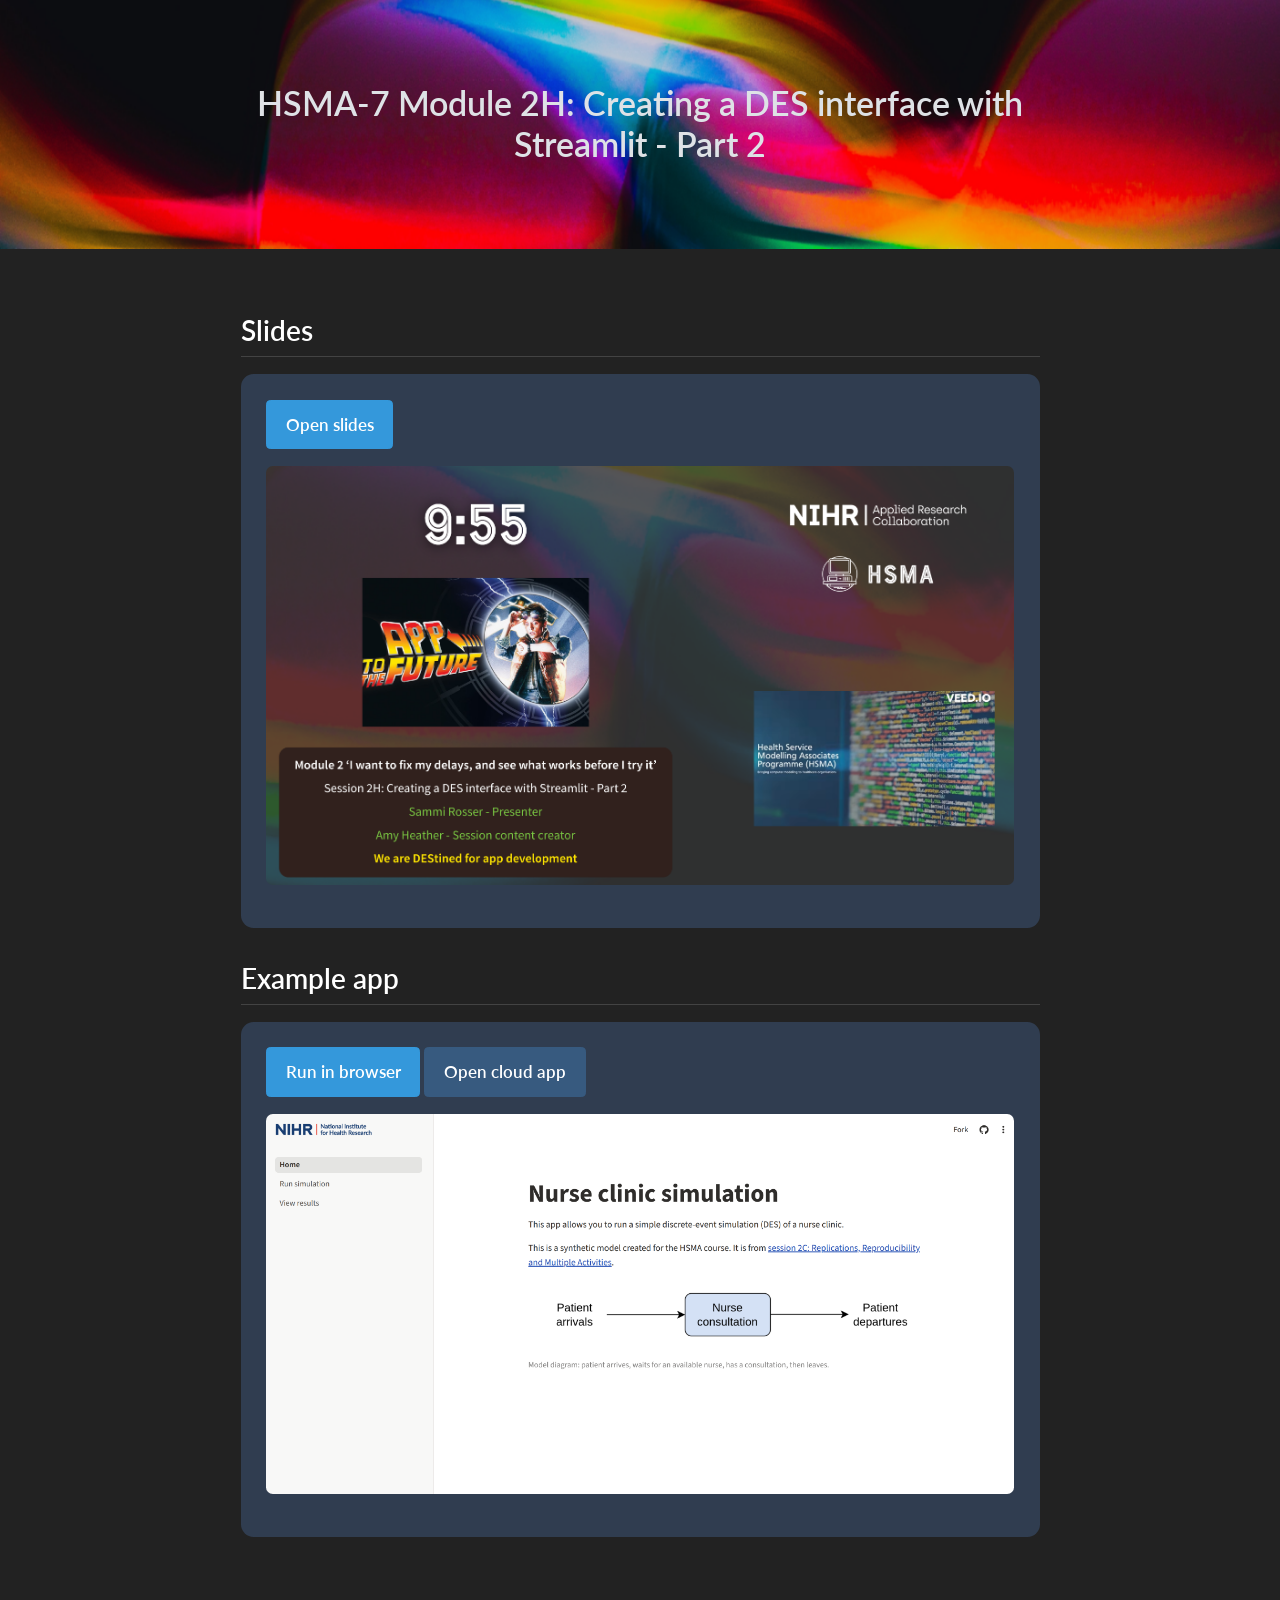
<file: index.html>
<!DOCTYPE html>
<html xmlns="http://www.w3.org/1999/xhtml" lang="en" xml:lang="en"><head>

<meta charset="utf-8">
<meta name="generator" content="quarto-1.11.9">

<meta name="viewport" content="width=device-width, initial-scale=1.0, user-scalable=yes">


<title>HSMA-7 Module 2H: Creating a DES interface with Streamlit - Part 2 – Slides and apps</title>
<style>
/* Default styles provided by pandoc.
** See https://pandoc.org/MANUAL.html#variables-for-html for config info.
*/
span.smallcaps{font-variant: small-caps;}
div.columns{display: flex; gap: 1.5em;}
div.column{flex: auto;}
@media screen {
div.columns{gap: min(4vw, 1.5em);}
div.column{overflow-x: auto;}
}
div.hanging-indent{margin-left: 1.5em; text-indent: -1.5em;}
ul.task-list{list-style: none;}
ul.task-list li input[type="checkbox"] {
  width: 0.8em;
  margin: 0 0.8em 0.2em -1em; /* quarto-specific, see https://github.com/quarto-dev/quarto-cli/issues/4556 */ 
  vertical-align: middle;
}
</style>


<script src="site_libs/quarto-nav/quarto-nav.js"></script>
<script src="site_libs/clipboard/clipboard.min.js"></script>
<script src="site_libs/quarto-search/autocomplete.umd.js"></script>
<script src="site_libs/quarto-search/fuse.min.js"></script>
<script src="site_libs/quarto-search/quarto-search.js"></script>
<meta name="quarto:offset" content="./">
<script src="site_libs/quarto-html/quarto.js" type="module"></script>
<script src="site_libs/quarto-html/tabsets/tabsets.js" type="module"></script>
<script src="site_libs/quarto-html/scrollable-regions/scrollable-regions.js" type="module"></script>
<script src="site_libs/quarto-html/popper.min.js"></script>
<script src="site_libs/quarto-html/tippy.umd.min.js"></script>
<script src="site_libs/quarto-html/anchor.min.js"></script>
<link href="site_libs/quarto-html/tippy.css" rel="stylesheet">
<link href="site_libs/quarto-html/quarto-syntax-highlighting-dark-447e42e69aaa9833c0ba1b986f430b20.css" rel="stylesheet" id="quarto-text-highlighting-styles">
<script src="site_libs/bootstrap/bootstrap.min.js"></script>
<link href="site_libs/bootstrap/bootstrap-icons.css" rel="stylesheet">
<link href="site_libs/bootstrap/bootstrap-c4a565545f118a96a93a750ad2463d78.min.css" rel="stylesheet" append-hash="true" id="quarto-bootstrap" data-mode="dark">
<script id="quarto-search-options" type="application/json">{
  "location": "sidebar",
  "copy-button": false,
  "collapse-after": 3,
  "panel-placement": "start",
  "type": "textbox",
  "limit": 50,
  "keyboard-shortcut": [
    "f",
    "/",
    "s"
  ],
  "show-item-context": false,
  "language": {
    "search-no-results-text": "No results",
    "search-matching-documents-text": "matching documents",
    "search-copy-link-title": "Copy link to search",
    "search-hide-matches-text": "Hide additional matches",
    "search-more-match-text": "more match in this document",
    "search-more-matches-text": "more matches in this document",
    "search-clear-button-title": "Clear",
    "search-text-placeholder": "",
    "search-detached-cancel-button-title": "Cancel",
    "search-submit-button-title": "Submit",
    "search-label": "Search"
  }
}</script>
<style>

      .quarto-title-block .quarto-title-banner {
        background-image: url(slides/template/banner_hq.png);
background-size: cover;
      }
</style>


<link rel="stylesheet" href="slides/template/index_style.css">
</head>

<body class="fullcontent quarto-light"><a id="quarto-skip-link" class="visually-hidden-focusable" href="#quarto-document-content">Skip to main content</a>

<div id="quarto-search-results"></div>
<!-- content -->
<header id="title-block-header" class="quarto-title-block default page-columns page-full">
  <div class="quarto-title-banner page-columns page-full">
    <div class="quarto-title column-body">
      <h1 class="title">HSMA-7 Module 2H: Creating a DES interface with Streamlit - Part 2</h1>
                      </div>
  </div>
    
  
  <div class="quarto-title-meta">

      
    
      
    </div>
    
  
  </header><div id="quarto-content" class="quarto-container page-columns page-rows-contents page-layout-article">
<!-- sidebar -->
<!-- margin-sidebar -->
    
<!-- main -->
<main class="content quarto-banner-title-block" id="quarto-document-content" tabindex="-1">





<section id="slides" class="level2">
<h2 class="anchored" data-anchor-id="slides">Slides</h2>
<div class="resource-card">
<div class="resource-actions">
<p><a href="./slides/index.html" class="btn btn-info">Open slides</a></p>
</div>
<p><img src="slides/images/preview_slides.png" class="img-fluid" alt="Preview of the slides"></p>
</div>
</section>
<section id="example-app" class="level2">
<h2 class="anchored" data-anchor-id="example-app">Example app</h2>
<div class="resource-card">
<div class="resource-actions">
<p><a href="app/index.html" class="btn btn-info">Run in browser</a> <a href="https://hsma-des-scenarios.streamlit.app/" class="btn btn-primary">Open cloud app</a></p>
</div>
<p><img src="slides/images/preview_app.png" class="img-fluid" alt="Preview of the app"></p>
</div>


</section>

</main> <!-- /main -->
<script id="quarto-html-after-body" type="application/javascript">
  window.document.addEventListener("DOMContentLoaded", function (event) {
    const icon = "";
    const anchorJS = new window.AnchorJS();
    anchorJS.options = {
      placement: 'right',
      icon: icon
    };
    anchorJS.add('.anchored');
    const isCodeAnnotation = (el) => {
      for (const clz of el.classList) {
        if (clz.startsWith('code-annotation-')) {                     
          return true;
        }
      }
      return false;
    }
    const onCopySuccess = function(e) {
      // button target
      const button = e.trigger;
      // don't keep focus
      button.blur();
      // flash "checked"
      button.classList.add('code-copy-button-checked');
      var currentTitle = button.getAttribute("title");
      button.setAttribute("title", "Copied!");
      let tooltip;
      if (window.bootstrap) {
        button.setAttribute("data-bs-toggle", "tooltip");
        button.setAttribute("data-bs-placement", "left");
        button.setAttribute("data-bs-title", "Copied!");
        tooltip = new bootstrap.Tooltip(button, 
          { trigger: "manual", 
            customClass: "code-copy-button-tooltip",
            offset: [0, -8]});
        tooltip.show();    
      }
      setTimeout(function() {
        if (tooltip) {
          tooltip.hide();
          button.removeAttribute("data-bs-title");
          button.removeAttribute("data-bs-toggle");
          button.removeAttribute("data-bs-placement");
        }
        button.setAttribute("title", currentTitle);
        button.classList.remove('code-copy-button-checked');
      }, 1000);
      // clear code selection
      e.clearSelection();
    }
    const getTextToCopy = function(trigger) {
      const outerScaffold = trigger.parentElement.cloneNode(true);
      const codeEl = outerScaffold.querySelector('code');
      for (const childEl of codeEl.children) {
        if (isCodeAnnotation(childEl)) {
          childEl.remove();
        }
      }
      return codeEl.innerText;
    }
    const clipboard = new window.ClipboardJS('.code-copy-button:not([data-in-quarto-modal])', {
      text: getTextToCopy
    });
    clipboard.on('success', onCopySuccess);
    if (window.document.getElementById('quarto-embedded-source-code-modal')) {
      const clipboardModal = new window.ClipboardJS('.code-copy-button[data-in-quarto-modal]', {
        text: getTextToCopy,
        container: window.document.getElementById('quarto-embedded-source-code-modal')
      });
      clipboardModal.on('success', onCopySuccess);
    }
      var localhostRegex = new RegExp(/^(?:http|https):\/\/localhost\:?[0-9]*\//);
      var mailtoRegex = new RegExp(/^mailto:/);
        var filterRegex = new RegExp("https:\/\/hsma-programme\.github\.io\/hsma7_2h_streamlit_part2\/");
      var isInternal = (href) => {
          return filterRegex.test(href) || localhostRegex.test(href) || mailtoRegex.test(href);
      }
      // Inspect non-navigation links and adorn them if external
      window.quartoDecorateExternalLinks = function (root) {
     var links = (root || window.document).querySelectorAll('a[href]:not(.nav-link):not(.navbar-brand):not(.toc-action):not(.sidebar-link):not(.sidebar-item-toggle):not(.pagination-link):not(.no-external):not([aria-hidden]):not(.dropdown-item):not(.quarto-navigation-tool):not(.about-link)');
      for (var i=0; i<links.length; i++) {
        const link = links[i];
        if (!isInternal(link.href)) {
          // undo the damage that might have been done by quarto-nav.js in the case of
          // links that we want to consider external
          if (link.dataset.originalHref !== undefined) {
            link.href = link.dataset.originalHref;
          }
          if (!link.classList.contains('no-external-icon')) {
          }
        }
      }
      };
      window.quartoDecorateExternalLinks(window.document);
    // Esc closes the popup (WCAG 1.4.13) and focus leaving both trigger and
    // popup closes it (WCAG 2.4.11); tippy handles neither for interactive popups.
    const hideOnEscAndFocusOut = {
      name: 'hideOnEscAndFocusOut',
      defaultValue: true,
      fn(instance) {
        const dismiss = () => {
          // A show scheduled by the trigger delay would otherwise reopen it
          instance.clearDelayTimeouts();
          instance.hide();
        };
        const onKeyDown = (event) => {
          if (event.key !== 'Escape') {
            return;
          }
          // Keep Esc from also reaching page handlers (e.g. reveal.js overview),
          // except an open reveal.js slide menu, which Esc should close too.
          // The menu handles keys only when its keyboard option is on.
          const menuHandlesEsc = window.Reveal?.getPlugin?.('menu')?.isOpen() &&
            window.Reveal.getConfig().menu?.keyboard !== false;
          if (!menuHandlesEsc) {
            event.stopPropagation();
          }
          if (instance.popper.contains(window.document.activeElement)) {
            // Disabled while refocusing so the focus trigger does not reopen it
            instance.disable();
            instance.reference.focus();
            instance.enable();
          }
          dismiss();
        };
        const onFocusOut = (event) => {
          const target = event.relatedTarget;
          if (target && !instance.reference.contains(target) &&
              !instance.popper.contains(target)) {
            dismiss();
          }
        };
        // On the trigger too: a click trigger (code-annotations: select) has no
        // blur handling. Attached for the instance's lifetime so leaving the
        // trigger also cancels a show still pending on the trigger delay.
        instance.reference.addEventListener('focusout', onFocusOut);
        return {
          onShow() {
            window.document.addEventListener('keydown', onKeyDown, true);
            instance.popper.addEventListener('focusout', onFocusOut);
          },
          onHide() {
            window.document.removeEventListener('keydown', onKeyDown, true);
            instance.popper.removeEventListener('focusout', onFocusOut);
          },
          onDestroy() {
            instance.reference.removeEventListener('focusout', onFocusOut);
          },
        };
      },
    };
    function tippyHover(el, contentFn, onTriggerFn, onUntriggerFn) {
      const config = {
        allowHTML: true,
        maxWidth: 500,
        delay: 100,
        arrow: false,
        appendTo: function(el) {
            return el.parentElement;
        },
        interactive: true,
        interactiveBorder: 10,
        theme: 'quarto',
        placement: 'bottom-start',
        plugins: [hideOnEscAndFocusOut],
      };
      if (contentFn) {
        config.content = contentFn;
      }
      if (onTriggerFn) {
        config.onTrigger = onTriggerFn;
      }
      if (onUntriggerFn) {
        config.onUntrigger = onUntriggerFn;
      }
      window.tippy(el, config); 
    }
    const noterefs = window.document.querySelectorAll('a[role="doc-noteref"]');
    for (var i=0; i<noterefs.length; i++) {
      const ref = noterefs[i];
      tippyHover(ref, function() {
        // use id or data attribute instead here
        let href = ref.getAttribute('data-footnote-href') || ref.getAttribute('href');
        try { href = new URL(href).hash; } catch {}
        const id = href.replace(/^#\/?/, "");
        const note = window.document.getElementById(id);
        if (note) {
          return note.innerHTML;
        } else {
          return "";
        }
      });
    }
    const xrefs = window.document.querySelectorAll('a.quarto-xref');
    const processXRef = (id, note) => {
      // Strip column container classes
      const stripColumnClz = (el) => {
        el.classList.remove("page-full", "page-columns");
        if (el.children) {
          for (const child of el.children) {
            stripColumnClz(child);
          }
        }
      }
      stripColumnClz(note)
      if (id === null || id.startsWith('sec-')) {
        // Special case sections, only their first couple elements
        const container = document.createElement("div");
        if (note.children && note.children.length > 2) {
          container.appendChild(note.children[0].cloneNode(true));
          for (let i = 1; i < note.children.length; i++) {
            const child = note.children[i];
            if (child.tagName === "P" && child.innerText === "") {
              continue;
            } else {
              container.appendChild(child.cloneNode(true));
              break;
            }
          }
          if (window.Quarto?.typesetMath) {
            window.Quarto.typesetMath(container);
          }
          return container.innerHTML
        } else {
          if (window.Quarto?.typesetMath) {
            window.Quarto.typesetMath(note);
          }
          return note.innerHTML;
        }
      } else {
        // Remove any anchor links if they are present
        const anchorLink = note.querySelector('a.anchorjs-link');
        if (anchorLink) {
          anchorLink.remove();
        }
        if (window.Quarto?.typesetMath) {
          window.Quarto.typesetMath(note);
        }
        if (note.classList.contains("callout")) {
          return note.outerHTML;
        } else {
          return note.innerHTML;
        }
      }
    }
    for (var i=0; i<xrefs.length; i++) {
      const xref = xrefs[i];
      tippyHover(xref, undefined, function(instance) {
        instance.disable();
        let url = xref.getAttribute('href');
        let hash = undefined; 
        if (url.startsWith('#')) {
          hash = url;
        } else {
          try { hash = new URL(url).hash; } catch {}
        }
        if (hash) {
          const id = hash.replace(/^#\/?/, "");
          const note = window.document.getElementById(id);
          if (note !== null) {
            try {
              const html = processXRef(id, note.cloneNode(true));
              instance.setContent(html);
            } finally {
              instance.enable();
              instance.show();
            }
          } else {
            // See if we can fetch this
            fetch(url.split('#')[0])
            .then(res => res.text())
            .then(html => {
              const parser = new DOMParser();
              const htmlDoc = parser.parseFromString(html, "text/html");
              const note = htmlDoc.getElementById(id);
              if (note !== null) {
                const html = processXRef(id, note);
                instance.setContent(html);
              } 
            }).finally(() => {
              instance.enable();
              instance.show();
            });
          }
        } else {
          // See if we can fetch a full url (with no hash to target)
          // This is a special case and we should probably do some content thinning / targeting
          fetch(url)
          .then(res => res.text())
          .then(html => {
            const parser = new DOMParser();
            const htmlDoc = parser.parseFromString(html, "text/html");
            const note = htmlDoc.querySelector('main.content');
            if (note !== null) {
              // This should only happen for chapter cross references
              // (since there is no id in the URL)
              // remove the first header
              if (note.children.length > 0 && note.children[0].tagName === "HEADER") {
                note.children[0].remove();
              }
              const html = processXRef(null, note);
              instance.setContent(html);
            } 
          }).finally(() => {
            instance.enable();
            instance.show();
          });
        }
      }, function(instance) {
      });
    }
        let selectedAnnoteEl;
        const selectorForAnnotation = ( cell, annotation) => {
          let cellAttr = 'data-code-cell="' + cell + '"';
          let lineAttr = 'data-code-annotation="' +  annotation + '"';
          const selector = 'span[' + cellAttr + '][' + lineAttr + ']';
          return selector;
        }
        const selectCodeLines = (annoteEl) => {
          const doc = window.document;
          const targetCell = annoteEl.getAttribute("data-target-cell");
          const targetAnnotation = annoteEl.getAttribute("data-target-annotation");
          const annoteSpan = window.document.querySelector(selectorForAnnotation(targetCell, targetAnnotation));
          const lines = annoteSpan.getAttribute("data-code-lines").split(",");
          const lineIds = lines.map((line) => {
            return targetCell + "-" + line;
          })
          // Each band is positioned against its own containing block, which is
          // not the offsetParent of the lines, so place it from client rects.
          const placeBand = (band, firstEl, lastEl, codeBlock) => {
            const container = band.offsetParent;
            if (container === null) {
              return;
            }
            const containerRect = container.getBoundingClientRect();
            // Reveal.js scales slides with a transform, so convert client
            // pixels back to the CSS pixels of the container.
            const scale = containerRect.height / container.offsetHeight || 1;
            const firstRect = firstEl.getBoundingClientRect();
            const lastRect = lastEl.getBoundingClientRect();
            const top = (firstRect.top - containerRect.top) / scale - container.clientTop + container.scrollTop;
            const height = (lastRect.bottom - firstRect.top) / scale;
            band.style.top = top - 2 + "px";
            band.style.height = height + 4 + "px";
            if (codeBlock) {
              // Without the copy button wrapper, the containing block is wider
              // than the code block, so span the code block explicitly.
              const blockRect = codeBlock.getBoundingClientRect();
              band.style.left = (blockRect.left - containerRect.left) / scale - container.clientLeft + container.scrollLeft + "px";
              band.style.width = blockRect.width / scale + "px";
            }
          };
          if (lineIds.length > 0) {
            const el = window.document.getElementById(lineIds[0]);
            const lastEl = window.document.getElementById(lineIds[lineIds.length - 1]);
            const parent = el.parentElement.parentElement;
            // cook up a div (if necessary) and position it
            let div = window.document.getElementById("code-annotation-line-highlight");
            if (div === null) {
              div = window.document.createElement("div");
              div.setAttribute("id", "code-annotation-line-highlight");
              div.style.position = 'absolute';
              parent.appendChild(div);
            }
            placeBand(div, el, lastEl, parent.closest("div.sourceCode") || parent);
            let gutterDiv = window.document.getElementById("code-annotation-line-highlight-gutter");
            if (gutterDiv === null) {
              gutterDiv = window.document.createElement("div");
              gutterDiv.setAttribute("id", "code-annotation-line-highlight-gutter");
              gutterDiv.style.position = 'absolute';
              const codeCell = window.document.getElementById(targetCell);
              const gutter = codeCell.querySelector('.code-annotation-gutter');
              gutter.appendChild(gutterDiv);
            }
            placeBand(gutterDiv, el, lastEl);
            selectedAnnoteEl = annoteEl;
          }
        };
        const unselectCodeLines = () => {
          const elementsIds = ["code-annotation-line-highlight", "code-annotation-line-highlight-gutter"];
          elementsIds.forEach((elId) => {
            const div = window.document.getElementById(elId);
            if (div) {
              div.remove();
            }
          });
          selectedAnnoteEl = undefined;
        };
          // Handle positioning of the toggle
      window.addEventListener(
        "resize",
        throttle(() => {
          elRect = undefined;
          if (selectedAnnoteEl) {
            selectCodeLines(selectedAnnoteEl);
          }
        }, 10)
      );
      function throttle(fn, ms) {
      let throttle = false;
      let timer;
        return (...args) => {
          if(!throttle) { // first call gets through
              fn.apply(this, args);
              throttle = true;
          } else { // all the others get throttled
              if(timer) clearTimeout(timer); // cancel #2
              timer = setTimeout(() => {
                fn.apply(this, args);
                timer = throttle = false;
              }, ms);
          }
        };
      }
        // Attach click handler to the DT
        const annoteDls = window.document.querySelectorAll('dt[data-target-cell]');
        for (const annoteDlNode of annoteDls) {
          annoteDlNode.addEventListener('click', (event) => {
            const clickedEl = event.target;
            if (clickedEl !== selectedAnnoteEl) {
              unselectCodeLines();
              const activeEl = window.document.querySelector('dt[data-target-cell].code-annotation-active');
              if (activeEl) {
                activeEl.classList.remove('code-annotation-active');
              }
              selectCodeLines(clickedEl);
              clickedEl.classList.add('code-annotation-active');
            } else {
              // Unselect the line
              unselectCodeLines();
              clickedEl.classList.remove('code-annotation-active');
            }
          });
        }
    const findCites = (el) => {
      const parentEl = el.parentElement;
      if (parentEl) {
        const cites = parentEl.dataset.cites;
        if (cites) {
          return {
            el,
            cites: cites.split(' ')
          };
        } else {
          return findCites(el.parentElement)
        }
      } else {
        return undefined;
      }
    };
    var bibliorefs = window.document.querySelectorAll('a[role="doc-biblioref"]');
    for (var i=0; i<bibliorefs.length; i++) {
      const ref = bibliorefs[i];
      const citeInfo = findCites(ref);
      if (citeInfo) {
        tippyHover(citeInfo.el, function() {
          var popup = window.document.createElement('div');
          citeInfo.cites.forEach(function(cite) {
            var citeDiv = window.document.createElement('div');
            citeDiv.classList.add('hanging-indent');
            citeDiv.classList.add('csl-entry');
            var biblioDiv = window.document.getElementById('ref-' + cite);
            if (biblioDiv) {
              citeDiv.innerHTML = biblioDiv.innerHTML;
            }
            popup.appendChild(citeDiv);
          });
          return popup.innerHTML;
        });
      }
    }
  });
  </script>
  <script type="application/javascript">
  window.quartoScrollableRegionsLabels = {"code":"Scrollable code","output":"Scrollable output"};
  </script>
</div> <!-- /content -->




</body></html>
</file>
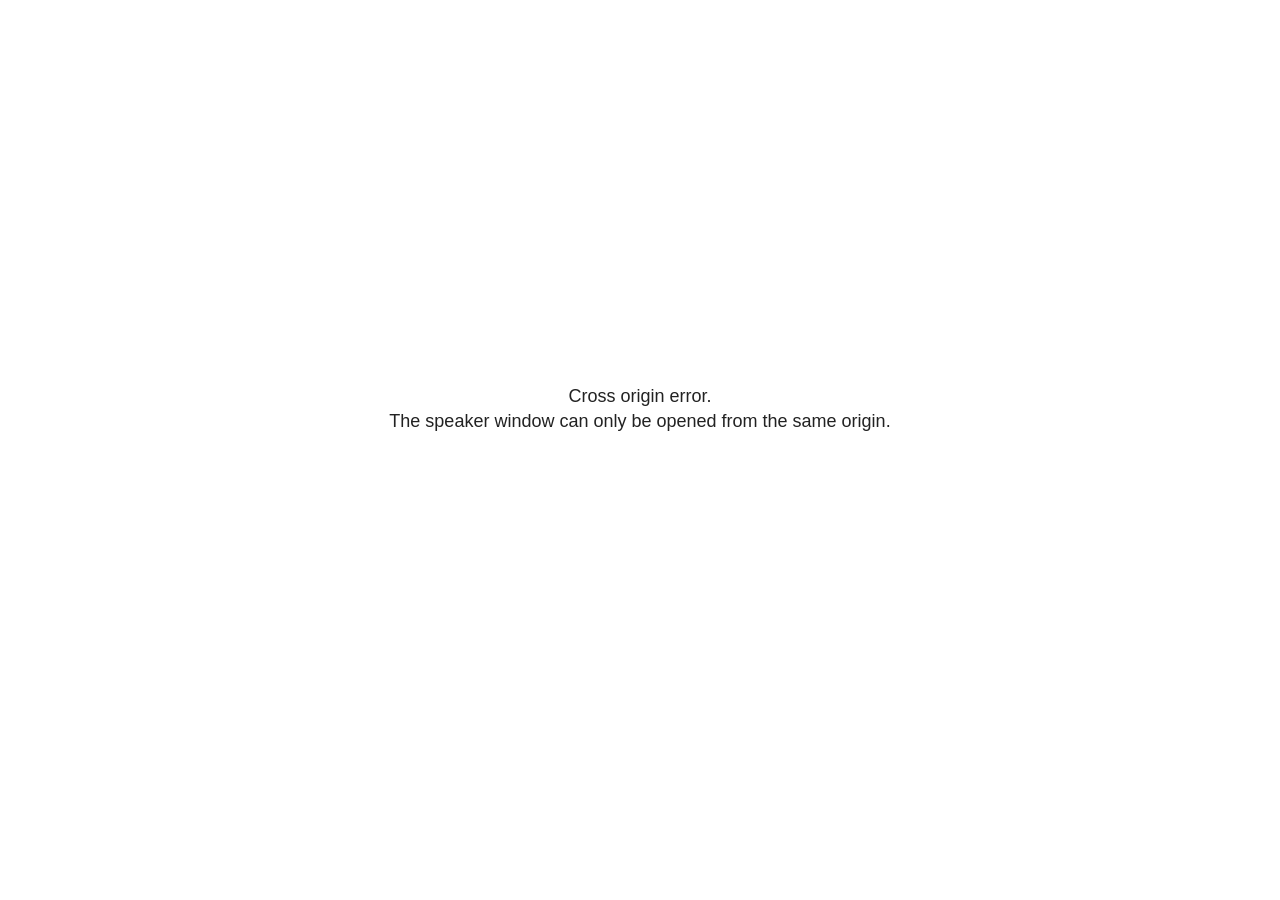
<file: site_libs/revealjs/plugin/notes/speaker-view.html>
<!--
	NOTE: You need to build the notes plugin after making changes to this file.
-->
<html lang="en">
	<head>
		<meta charset="utf-8">

		<title>reveal.js - Speaker View</title>

		<style>
			body {
				font-family: Helvetica;
				font-size: 18px;
			}

			#current-slide,
			#upcoming-slide,
			#speaker-controls {
				padding: 6px;
				box-sizing: border-box;
				-moz-box-sizing: border-box;
			}

			#current-slide iframe,
			#upcoming-slide iframe {
				width: 100%;
				height: 100%;
				border: 1px solid #ddd;
			}

			#current-slide .label,
			#upcoming-slide .label {
				position: absolute;
				top: 10px;
				left: 10px;
				z-index: 2;
			}

			#connection-status {
				position: absolute;
				top: 0;
				left: 0;
				width: 100%;
				height: 100%;
				z-index: 20;
				padding: 30% 20% 20% 20%;
				font-size: 18px;
				color: #222;
				background: #fff;
				text-align: center;
				box-sizing: border-box;
				line-height: 1.4;
			}

			.overlay-element {
				height: 34px;
				line-height: 34px;
				padding: 0 10px;
				text-shadow: none;
				background: rgba( 220, 220, 220, 0.8 );
				color: #222;
				font-size: 14px;
			}

			.overlay-element.interactive:hover {
				background: rgba( 220, 220, 220, 1 );
			}

			#current-slide {
				position: absolute;
				width: 60%;
				height: 100%;
				top: 0;
				left: 0;
				padding-right: 0;
			}

			#upcoming-slide {
				position: absolute;
				width: 40%;
				height: 40%;
				right: 0;
				top: 0;
			}

			/* Speaker controls */
			#speaker-controls {
				position: absolute;
				top: 40%;
				right: 0;
				width: 40%;
				height: 60%;
				overflow: auto;
				font-size: 18px;
			}

				.speaker-controls-time.hidden,
				.speaker-controls-notes.hidden {
					display: none;
				}

				.speaker-controls-time .label,
				.speaker-controls-pace .label,
				.speaker-controls-notes .label {
					text-transform: uppercase;
					font-weight: normal;
					font-size: 0.66em;
					color: #666;
					margin: 0;
				}

				.speaker-controls-time, .speaker-controls-pace {
					border-bottom: 1px solid rgba( 200, 200, 200, 0.5 );
					margin-bottom: 10px;
					padding: 10px 16px;
					padding-bottom: 20px;
					cursor: pointer;
				}

				.speaker-controls-time .reset-button {
					opacity: 0;
					float: right;
					color: #666;
					text-decoration: none;
				}
				.speaker-controls-time:hover .reset-button {
					opacity: 1;
				}

				.speaker-controls-time .timer,
				.speaker-controls-time .clock {
					width: 50%;
				}

				.speaker-controls-time .timer,
				.speaker-controls-time .clock,
				.speaker-controls-time .pacing .hours-value,
				.speaker-controls-time .pacing .minutes-value,
				.speaker-controls-time .pacing .seconds-value {
					font-size: 1.9em;
				}

				.speaker-controls-time .timer {
					float: left;
				}

				.speaker-controls-time .clock {
					float: right;
					text-align: right;
				}

				.speaker-controls-time span.mute {
					opacity: 0.3;
				}

				.speaker-controls-time .pacing-title {
					margin-top: 5px;
				}

				.speaker-controls-time .pacing.ahead {
					color: blue;
				}

				.speaker-controls-time .pacing.on-track {
					color: green;
				}

				.speaker-controls-time .pacing.behind {
					color: red;
				}

				.speaker-controls-notes {
					padding: 10px 16px;
				}

				.speaker-controls-notes .value {
					margin-top: 5px;
					line-height: 1.4;
					font-size: 1.2em;
				}

			/* Layout selector */
			#speaker-layout {
				position: absolute;
				top: 10px;
				right: 10px;
				color: #222;
				z-index: 10;
			}
				#speaker-layout select {
					position: absolute;
					width: 100%;
					height: 100%;
					top: 0;
					left: 0;
					border: 0;
					box-shadow: 0;
					cursor: pointer;
					opacity: 0;

					font-size: 1em;
					background-color: transparent;

					-moz-appearance: none;
					-webkit-appearance: none;
					-webkit-tap-highlight-color: rgba(0, 0, 0, 0);
				}

				#speaker-layout:focus-within {
					outline: 2px solid currentColor;
					outline-offset: 3px;
				}

				#speaker-layout select:focus {
					outline: none;
					box-shadow: none;
				}

			.clear {
				clear: both;
			}

			/* Speaker layout: Wide */
			body[data-speaker-layout="wide"] #current-slide,
			body[data-speaker-layout="wide"] #upcoming-slide {
				width: 50%;
				height: 45%;
				padding: 6px;
			}

			body[data-speaker-layout="wide"] #current-slide {
				top: 0;
				left: 0;
			}

			body[data-speaker-layout="wide"] #upcoming-slide {
				top: 0;
				left: 50%;
			}

			body[data-speaker-layout="wide"] #speaker-controls {
				top: 45%;
				left: 0;
				width: 100%;
				height: 50%;
				font-size: 1.25em;
			}

			/* Speaker layout: Tall */
			body[data-speaker-layout="tall"] #current-slide,
			body[data-speaker-layout="tall"] #upcoming-slide {
				width: 45%;
				height: 50%;
				padding: 6px;
			}

			body[data-speaker-layout="tall"] #current-slide {
				top: 0;
				left: 0;
			}

			body[data-speaker-layout="tall"] #upcoming-slide {
				top: 50%;
				left: 0;
			}

			body[data-speaker-layout="tall"] #speaker-controls {
				padding-top: 40px;
				top: 0;
				left: 45%;
				width: 55%;
				height: 100%;
				font-size: 1.25em;
			}

			/* Speaker layout: Notes only */
			body[data-speaker-layout="notes-only"] #current-slide,
			body[data-speaker-layout="notes-only"] #upcoming-slide {
				display: none;
			}

			body[data-speaker-layout="notes-only"] #speaker-controls {
				padding-top: 40px;
				top: 0;
				left: 0;
				width: 100%;
				height: 100%;
				font-size: 1.25em;
			}

			@media screen and (max-width: 1080px) {
				body[data-speaker-layout="default"] #speaker-controls {
					font-size: 16px;
				}
			}

			@media screen and (max-width: 900px) {
				body[data-speaker-layout="default"] #speaker-controls {
					font-size: 14px;
				}
			}

			@media screen and (max-width: 800px) {
				body[data-speaker-layout="default"] #speaker-controls {
					font-size: 12px;
				}
			}

		</style>
	</head>

	<body>

		<div id="connection-status">Loading speaker view...</div>

		<div id="current-slide" role="region" aria-label="Current slide"></div>
		<div id="upcoming-slide" role="region" aria-label="Upcoming slide"><span class="overlay-element label">Upcoming</span></div>
		<div id="speaker-controls">
			<div class="speaker-controls-time" role="region" aria-label="Time">
				<h4 class="label">Time <span class="reset-button">Click to Reset</span></h4>
				<div class="clock">
					<span class="clock-value">0:00 AM</span>
				</div>
				<div class="timer">
					<span class="hours-value">00</span><span class="minutes-value">:00</span><span class="seconds-value">:00</span>
				</div>
				<div class="clear"></div>

				<h4 class="label pacing-title" style="display: none">Pacing – Time to finish current slide</h4>
				<div class="pacing" style="display: none">
					<span class="hours-value">00</span><span class="minutes-value">:00</span><span class="seconds-value">:00</span>
				</div>
			</div>

			<div class="speaker-controls-notes hidden" role="region" aria-label="Speaker notes">
				<h4 class="label">Notes</h4>
				<div class="value"></div>
			</div>
		</div>
		<div id="speaker-layout" class="overlay-element interactive">
			<label for="speaker-layout-dropdown" class="speaker-layout-label">Layout</label><span class="speaker-layout-value" aria-hidden="true"></span>
			<select id="speaker-layout-dropdown" class="speaker-layout-dropdown"></select>
		</div>

		<script>

			(function() {

				var notes,
					notesValue,
					currentState,
					currentSlide,
					upcomingSlide,
					layoutLabel,
					layoutDropdown,
					pendingCalls = {},
					lastRevealApiCallId = 0,
					connected = false

				var connectionStatus = document.querySelector( '#connection-status' );

				var SPEAKER_LAYOUTS = {
					'default': 'Default',
					'wide': 'Wide',
					'tall': 'Tall',
					'notes-only': 'Notes only'
				};

				setupLayout();

				let openerOrigin;

				try {
					openerOrigin = window.opener.location.origin;
				}
				catch ( error ) { console.warn( error ) }

				// In order to prevent XSS, the speaker view will only run if its
				// opener has the same origin as itself
				if( window.location.origin !== openerOrigin ) {
					connectionStatus.innerHTML = 'Cross origin error.<br>The speaker window can only be opened from the same origin.';
					return;
				}

				var connectionTimeout = setTimeout( function() {
					connectionStatus.innerHTML = 'Error connecting to main window.<br>Please try closing and reopening the speaker view.';
				}, 5000 );

				window.addEventListener( 'message', function( event ) {

					// Validate the origin of all messages to avoid parsing messages
					// that aren't meant for us. Ignore when running off file:// so
					// that the speaker view continues to work without a web server.
					if( window.location.origin !== event.origin && window.location.origin !== 'file://' ) {
						return
					}

					clearTimeout( connectionTimeout );
					connectionStatus.style.display = 'none';

					var data = JSON.parse( event.data );

					// The overview mode is only useful to the reveal.js instance
					// where navigation occurs so we don't sync it
					if( data.state ) delete data.state.overview;

					// Messages sent by the notes plugin inside of the main window
					if( data && data.namespace === 'reveal-notes' ) {
						if( data.type === 'connect' ) {
							handleConnectMessage( data );
						}
						else if( data.type === 'state' ) {
							handleStateMessage( data );
						}
						else if( data.type === 'return' ) {
							pendingCalls[data.callId](data.result);
							delete pendingCalls[data.callId];
						}
					}
					// Messages sent by the reveal.js inside of the current slide preview
					else if( data && data.namespace === 'reveal' ) {
						if( /ready/.test( data.eventName ) ) {
							// Send a message back to notify that the handshake is complete
							window.opener.postMessage( JSON.stringify({ namespace: 'reveal-notes', type: 'connected'} ), '*' );
						}
						else if( /slidechanged|fragmentshown|fragmenthidden|paused|resumed/.test( data.eventName ) && currentState !== JSON.stringify( data.state ) ) {

							dispatchStateToMainWindow( data.state );

						}
					}

				} );

				/**
				 * Updates the presentation in the main window to match the state
				 * of the presentation in the notes window.
				 */
				const dispatchStateToMainWindow = debounce(( state ) => {
					window.opener.postMessage( JSON.stringify({ method: 'setState', args: [ state ]} ), '*' );
				}, 500);

				/**
				 * Asynchronously calls the Reveal.js API of the main frame.
				 */
				function callRevealApi( methodName, methodArguments, callback ) {

					var callId = ++lastRevealApiCallId;
					pendingCalls[callId] = callback;
					window.opener.postMessage( JSON.stringify( {
						namespace: 'reveal-notes',
						type: 'call',
						callId: callId,
						methodName: methodName,
						arguments: methodArguments
					} ), '*' );

				}

				/**
				 * Called when the main window is trying to establish a
				 * connection.
				 */
				function handleConnectMessage( data ) {

					if( connected === false ) {
						connected = true;

						setupIframes( data );
						setupKeyboard();
						setupNotes();
						setupTimer();
						setupHeartbeat();
					}

				}

				/**
				 * Called when the main window sends an updated state.
				 */
				function handleStateMessage( data ) {

					// Store the most recently set state to avoid circular loops
					// applying the same state
					currentState = JSON.stringify( data.state );

					// No need for updating the notes in case of fragment changes
					if ( data.notes ) {
						notes.classList.remove( 'hidden' );
						notesValue.style.whiteSpace = data.whitespace;
						if( data.markdown ) {
							notesValue.innerHTML = marked( data.notes );
						}
						else {
							notesValue.innerHTML = data.notes;
						}
					}
					else {
						notes.classList.add( 'hidden' );
					}

					// Update the note slides
					currentSlide.contentWindow.postMessage( JSON.stringify({ method: 'setState', args: [ data.state ] }), '*' );
					upcomingSlide.contentWindow.postMessage( JSON.stringify({ method: 'setState', args: [ data.state ] }), '*' );
					upcomingSlide.contentWindow.postMessage( JSON.stringify({ method: 'next' }), '*' );

				}

				// Limit to max one state update per X ms
				handleStateMessage = debounce( handleStateMessage, 200 );

				/**
				 * Forward keyboard events to the current slide window.
				 * This enables keyboard events to work even if focus
				 * isn't set on the current slide iframe.
				 *
				 * Block F5 default handling, it reloads and disconnects
				 * the speaker notes window.
				 */
				function setupKeyboard() {

					document.addEventListener( 'keydown', function( event ) {
						if( event.keyCode === 116 || ( event.metaKey && event.keyCode === 82 ) ) {
							event.preventDefault();
							return false;
						}
						// Let native controls handle their own keys without advancing slides.
						if( event.target.closest( 'input, select, textarea, button, [contenteditable]' ) ) return;

						currentSlide.contentWindow.postMessage( JSON.stringify({ method: 'triggerKey', args: [ event.keyCode ] }), '*' );
					} );

				}

				/**
				 * Creates the preview iframes.
				 */
				function setupIframes( data ) {

					var params = [
						'receiver',
						'progress=false',
						'history=false',
						'transition=none',
						'autoSlide=0',
						'backgroundTransition=none'
					].join( '&' );

					var urlSeparator = /\?/.test(data.url) ? '&' : '?';
					var hash = '#/' + data.state.indexh + '/' + data.state.indexv;
					var currentURL = data.url + urlSeparator + params + '&scrollActivationWidth=false&postMessageEvents=true' + hash;
					var upcomingURL = data.url + urlSeparator + params + '&scrollActivationWidth=false&controls=false' + hash;

					currentSlide = document.createElement( 'iframe' );
					currentSlide.setAttribute( 'title', 'Current slide preview' );
					currentSlide.setAttribute( 'width', 1280 );
					currentSlide.setAttribute( 'height', 1024 );
					currentSlide.setAttribute( 'src', currentURL );
					document.querySelector( '#current-slide' ).appendChild( currentSlide );

					upcomingSlide = document.createElement( 'iframe' );
					upcomingSlide.setAttribute( 'title', 'Upcoming slide preview' );
					upcomingSlide.setAttribute( 'width', 640 );
					upcomingSlide.setAttribute( 'height', 512 );
					upcomingSlide.setAttribute( 'src', upcomingURL );
					document.querySelector( '#upcoming-slide' ).appendChild( upcomingSlide );

				}

				/**
				 * Setup the notes UI.
				 */
				function setupNotes() {

					notes = document.querySelector( '.speaker-controls-notes' );
					notesValue = document.querySelector( '.speaker-controls-notes .value' );

				}

				/**
				 * We send out a heartbeat at all times to ensure we can
				 * reconnect with the main presentation window after reloads.
				 */
				function setupHeartbeat() {

					setInterval( () => {
						window.opener.postMessage( JSON.stringify({ namespace: 'reveal-notes', type: 'heartbeat'} ), '*' );
					}, 1000 );

				}

				function getTimings( callback ) {

					callRevealApi( 'getSlidesAttributes', [], function ( slideAttributes ) {
						callRevealApi( 'getConfig', [], function ( config ) {
							var totalTime = config.totalTime;
							var minTimePerSlide = config.minimumTimePerSlide || 0;
							var defaultTiming = config.defaultTiming;
							if ((defaultTiming == null) && (totalTime == null)) {
								callback(null);
								return;
							}
							// Setting totalTime overrides defaultTiming
							if (totalTime) {
								defaultTiming = 0;
							}
							var timings = [];
							for ( var i in slideAttributes ) {
								var slide = slideAttributes[ i ];
								var timing = defaultTiming;
								if( slide.hasOwnProperty( 'data-timing' )) {
									var t = slide[ 'data-timing' ];
									timing = parseInt(t);
									if( isNaN(timing) ) {
										console.warn("Could not parse timing '" + t + "' of slide " + i + "; using default of " + defaultTiming);
										timing = defaultTiming;
									}
								}
								timings.push(timing);
							}
							if ( totalTime ) {
								// After we've allocated time to individual slides, we summarize it and
								// subtract it from the total time
								var remainingTime = totalTime - timings.reduce( function(a, b) { return a + b; }, 0 );
								// The remaining time is divided by the number of slides that have 0 seconds
								// allocated at the moment, giving the average time-per-slide on the remaining slides
								var remainingSlides = (timings.filter( function(x) { return x == 0 }) ).length
								var timePerSlide = Math.round( remainingTime / remainingSlides, 0 )
								// And now we replace every zero-value timing with that average
								timings = timings.map( function(x) { return (x==0 ? timePerSlide : x) } );
							}
							var slidesUnderMinimum = timings.filter( function(x) { return (x < minTimePerSlide) } ).length
							if ( slidesUnderMinimum ) {
								message = "The pacing time for " + slidesUnderMinimum + " slide(s) is under the configured minimum of " + minTimePerSlide + " seconds. Check the data-timing attribute on individual slides, or consider increasing the totalTime or minimumTimePerSlide configuration options (or removing some slides).";
								alert(message);
							}
							callback( timings );
						} );
					} );

				}

				/**
				 * Return the number of seconds allocated for presenting
				 * all slides up to and including this one.
				 */
				function getTimeAllocated( timings, callback ) {

					callRevealApi( 'getSlidePastCount', [], function ( currentSlide ) {
						var allocated = 0;
						for (var i in timings.slice(0, currentSlide + 1)) {
							allocated += timings[i];
						}
						callback( allocated );
					} );

				}

				/**
				 * Create the timer and clock and start updating them
				 * at an interval.
				 */
				function setupTimer() {

					var start = new Date(),
					timeEl = document.querySelector( '.speaker-controls-time' ),
					clockEl = timeEl.querySelector( '.clock-value' ),
					hoursEl = timeEl.querySelector( '.hours-value' ),
					minutesEl = timeEl.querySelector( '.minutes-value' ),
					secondsEl = timeEl.querySelector( '.seconds-value' ),
					pacingTitleEl = timeEl.querySelector( '.pacing-title' ),
					pacingEl = timeEl.querySelector( '.pacing' ),
					pacingHoursEl = pacingEl.querySelector( '.hours-value' ),
					pacingMinutesEl = pacingEl.querySelector( '.minutes-value' ),
					pacingSecondsEl = pacingEl.querySelector( '.seconds-value' );

					var timings = null;
					getTimings( function ( _timings ) {

						timings = _timings;
						if (_timings !== null) {
							pacingTitleEl.style.removeProperty('display');
							pacingEl.style.removeProperty('display');
						}

						// Update once directly
						_updateTimer();

						// Then update every second
						setInterval( _updateTimer, 1000 );

					} );


					function _resetTimer() {

						if (timings == null) {
							start = new Date();
							_updateTimer();
						}
						else {
							// Reset timer to beginning of current slide
							getTimeAllocated( timings, function ( slideEndTimingSeconds ) {
								var slideEndTiming = slideEndTimingSeconds * 1000;
								callRevealApi( 'getSlidePastCount', [], function ( currentSlide ) {
									var currentSlideTiming = timings[currentSlide] * 1000;
									var previousSlidesTiming = slideEndTiming - currentSlideTiming;
									var now = new Date();
									start = new Date(now.getTime() - previousSlidesTiming);
									_updateTimer();
								} );
							} );
						}

					}

					timeEl.addEventListener( 'click', function() {
						_resetTimer();
						return false;
					} );

					function _displayTime( hrEl, minEl, secEl, time) {

						var sign = Math.sign(time) == -1 ? "-" : "";
						time = Math.abs(Math.round(time / 1000));
						var seconds = time % 60;
						var minutes = Math.floor( time / 60 ) % 60 ;
						var hours = Math.floor( time / ( 60 * 60 )) ;
						hrEl.innerHTML = sign + zeroPadInteger( hours );
						if (hours == 0) {
							hrEl.classList.add( 'mute' );
						}
						else {
							hrEl.classList.remove( 'mute' );
						}
						minEl.innerHTML = ':' + zeroPadInteger( minutes );
						if (hours == 0 && minutes == 0) {
							minEl.classList.add( 'mute' );
						}
						else {
							minEl.classList.remove( 'mute' );
						}
						secEl.innerHTML = ':' + zeroPadInteger( seconds );
					}

					function _updateTimer() {

						var diff, hours, minutes, seconds,
						now = new Date();

						diff = now.getTime() - start.getTime();

						clockEl.innerHTML = now.toLocaleTimeString( 'en-US', { hour12: true, hour: '2-digit', minute:'2-digit' } );
						_displayTime( hoursEl, minutesEl, secondsEl, diff );
						if (timings !== null) {
							_updatePacing(diff);
						}

					}

					function _updatePacing(diff) {

						getTimeAllocated( timings, function ( slideEndTimingSeconds ) {
							var slideEndTiming = slideEndTimingSeconds * 1000;

							callRevealApi( 'getSlidePastCount', [], function ( currentSlide ) {
								var currentSlideTiming = timings[currentSlide] * 1000;
								var timeLeftCurrentSlide = slideEndTiming - diff;
								if (timeLeftCurrentSlide < 0) {
									pacingEl.className = 'pacing behind';
								}
								else if (timeLeftCurrentSlide < currentSlideTiming) {
									pacingEl.className = 'pacing on-track';
								}
								else {
									pacingEl.className = 'pacing ahead';
								}
								_displayTime( pacingHoursEl, pacingMinutesEl, pacingSecondsEl, timeLeftCurrentSlide );
							} );
						} );
					}

				}

				/**
				 * Sets up the speaker view layout and layout selector.
				 */
				function setupLayout() {

					layoutDropdown = document.querySelector( '.speaker-layout-dropdown' );
					layoutLabel = document.querySelector( '.speaker-layout-value' );

					// Render the list of available layouts
					for( var id in SPEAKER_LAYOUTS ) {
						var option = document.createElement( 'option' );
						option.setAttribute( 'value', id );
						option.textContent = SPEAKER_LAYOUTS[ id ];
						layoutDropdown.appendChild( option );
					}

					// Monitor the dropdown for changes
					layoutDropdown.addEventListener( 'change', function( event ) {

						setLayout( layoutDropdown.value );

					}, false );

					// Restore any currently persisted layout
					setLayout( getLayout() );

				}

				/**
				 * Sets a new speaker view layout. The layout is persisted
				 * in local storage.
				 */
				function setLayout( value ) {

					var title = SPEAKER_LAYOUTS[ value ];

					layoutLabel.textContent = title ? ( ': ' + title ) : '';
					layoutDropdown.value = value;

					document.body.setAttribute( 'data-speaker-layout', value );

					// Persist locally
					if( supportsLocalStorage() ) {
						window.localStorage.setItem( 'reveal-speaker-layout', value );
					}

				}

				/**
				 * Returns the ID of the most recently set speaker layout
				 * or our default layout if none has been set.
				 */
				function getLayout() {

					if( supportsLocalStorage() ) {
						var layout = window.localStorage.getItem( 'reveal-speaker-layout' );
						if( layout ) {
							return layout;
						}
					}

					// Default to the first record in the layouts hash
					for( var id in SPEAKER_LAYOUTS ) {
						return id;
					}

				}

				function supportsLocalStorage() {

					try {
						localStorage.setItem('test', 'test');
						localStorage.removeItem('test');
						return true;
					}
					catch( e ) {
						return false;
					}

				}

				function zeroPadInteger( num ) {

					var str = '00' + parseInt( num );
					return str.substring( str.length - 2 );

				}

				/**
				 * Limits the frequency at which a function can be called.
				 */
				function debounce( fn, ms ) {

					var lastTime = 0,
						timeout;

					return function() {

						var args = arguments;
						var context = this;

						clearTimeout( timeout );

						var timeSinceLastCall = Date.now() - lastTime;
						if( timeSinceLastCall > ms ) {
							fn.apply( context, args );
							lastTime = Date.now();
						}
						else {
							timeout = setTimeout( function() {
								fn.apply( context, args );
								lastTime = Date.now();
							}, ms - timeSinceLastCall );
						}

					}

				}

			})();

		</script>
	</body>
</html>
</file>
<file: site_libs/quarto-html/tippy.css>
.tippy-box[data-animation=fade][data-state=hidden]{opacity:0}[data-tippy-root]{max-width:calc(100vw - 10px)}.tippy-box{position:relative;background-color:#333;color:#fff;border-radius:4px;font-size:14px;line-height:1.4;white-space:normal;outline:0;transition-property:transform,visibility,opacity}.tippy-box[data-placement^=top]>.tippy-arrow{bottom:0}.tippy-box[data-placement^=top]>.tippy-arrow:before{bottom:-7px;left:0;border-width:8px 8px 0;border-top-color:initial;transform-origin:center top}.tippy-box[data-placement^=bottom]>.tippy-arrow{top:0}.tippy-box[data-placement^=bottom]>.tippy-arrow:before{top:-7px;left:0;border-width:0 8px 8px;border-bottom-color:initial;transform-origin:center bottom}.tippy-box[data-placement^=left]>.tippy-arrow{right:0}.tippy-box[data-placement^=left]>.tippy-arrow:before{border-width:8px 0 8px 8px;border-left-color:initial;right:-7px;transform-origin:center left}.tippy-box[data-placement^=right]>.tippy-arrow{left:0}.tippy-box[data-placement^=right]>.tippy-arrow:before{left:-7px;border-width:8px 8px 8px 0;border-right-color:initial;transform-origin:center right}.tippy-box[data-inertia][data-state=visible]{transition-timing-function:cubic-bezier(.54,1.5,.38,1.11)}.tippy-arrow{width:16px;height:16px;color:#333}.tippy-arrow:before{content:"";position:absolute;border-color:transparent;border-style:solid}.tippy-content{position:relative;padding:5px 9px;z-index:1}
</file>
<file: site_libs/quarto-html/quarto-syntax-highlighting-dark-447e42e69aaa9833c0ba1b986f430b20.css>
/* quarto syntax highlight colors */
:root {
  --quarto-hl-al-color: #f07178;
  --quarto-hl-an-color: #d4d0ab;
  --quarto-hl-at-color: #00e0e0;
  --quarto-hl-bn-color: #d4d0ab;
  --quarto-hl-bu-color: #abe338;
  --quarto-hl-ch-color: #abe338;
  --quarto-hl-co-color: #f8f8f2;
  --quarto-hl-cv-color: #ffd700;
  --quarto-hl-cn-color: #ffd700;
  --quarto-hl-cf-color: #ffa07a;
  --quarto-hl-dt-color: #ffa07a;
  --quarto-hl-dv-color: #d4d0ab;
  --quarto-hl-do-color: #f8f8f2;
  --quarto-hl-er-color: #f07178;
  --quarto-hl-ex-color: #00e0e0;
  --quarto-hl-fl-color: #d4d0ab;
  --quarto-hl-fu-color: #ffa07a;
  --quarto-hl-im-color: #abe338;
  --quarto-hl-in-color: #d4d0ab;
  --quarto-hl-kw-color: #ffa07a;
  --quarto-hl-op-color: #ffa07a;
  --quarto-hl-ot-color: #00e0e0;
  --quarto-hl-pp-color: #dcc6e0;
  --quarto-hl-re-color: #00e0e0;
  --quarto-hl-sc-color: #abe338;
  --quarto-hl-ss-color: #abe338;
  --quarto-hl-st-color: #abe338;
  --quarto-hl-va-color: #00e0e0;
  --quarto-hl-vs-color: #abe338;
  --quarto-hl-wa-color: #dcc6e0;
}

/* other quarto variables */
:root {
  --quarto-font-monospace: SFMono-Regular, Menlo, Monaco, Consolas, "Liberation Mono", "Courier New", monospace;
}

/* syntax highlight based on Pandoc's rules */
pre > code.sourceCode > span {
  color: #f8f8f2;
}

code.sourceCode > span {
  color: #f8f8f2;
}

div.sourceCode,
div.sourceCode pre.sourceCode {
  color: #f8f8f2;
}

/* Normal */
code span {
  color: #f8f8f2;
}

/* Alert */
code span.al {
  color: #f07178;
}

/* Annotation */
code span.an {
  color: #d4d0ab;
}

/* Attribute */
code span.at {
  color: #00e0e0;
}

/* BaseN */
code span.bn {
  color: #d4d0ab;
}

/* BuiltIn */
code span.bu {
  color: #abe338;
}

/* ControlFlow */
code span.cf {
  font-weight: bold;
  color: #ffa07a;
}

/* Char */
code span.ch {
  color: #abe338;
}

/* Constant */
code span.cn {
  color: #ffd700;
}

/* Comment */
code span.co {
  font-style: italic;
  color: #f8f8f2;
}

/* CommentVar */
code span.cv {
  color: #ffd700;
}

/* Documentation */
code span.do {
  color: #f8f8f2;
}

/* DataType */
code span.dt {
  color: #ffa07a;
}

/* DecVal */
code span.dv {
  color: #d4d0ab;
}

/* Error */
code span.er {
  color: #f07178;
  text-decoration: underline;
}

/* Extension */
code span.ex {
  font-weight: bold;
  color: #00e0e0;
}

/* Float */
code span.fl {
  color: #d4d0ab;
}

/* Function */
code span.fu {
  color: #ffa07a;
}

/* Import */
code span.im {
  color: #abe338;
}

/* Information */
code span.in {
  color: #d4d0ab;
}

/* Keyword */
code span.kw {
  font-weight: bold;
  color: #ffa07a;
}

/* Operator */
code span.op {
  color: #ffa07a;
}

/* Other */
code span.ot {
  color: #00e0e0;
}

/* Preprocessor */
code span.pp {
  color: #dcc6e0;
}

/* RegionMarker */
code span.re {
  background-color: #f8f8f2;
  color: #00e0e0;
}

/* SpecialChar */
code span.sc {
  color: #abe338;
}

/* SpecialString */
code span.ss {
  color: #abe338;
}

/* String */
code span.st {
  color: #abe338;
}

/* Variable */
code span.va {
  color: #00e0e0;
}

/* VerbatimString */
code span.vs {
  color: #abe338;
}

/* Warning */
code span.wa {
  color: #dcc6e0;
}

.prevent-inlining {
  content: "</";
}

/*# sourceMappingURL=be8e1111c2b710f7c3a4926ffa2967aa.css.map */
</file>
<file: slides/template/index_style.css>
.quarto-title-banner {
  min-height: 250px;
}
.quarto-title-banner > .quarto-title {
  display: flex !important;
  flex-direction: column;
  justify-content: center;
  text-align: center;
}

.resource-card {
  padding: 1.5rem;
  background: #303d50;
  border-radius: 0.75rem;
}

.resource-card img {
  border-radius: 0.4rem;
}

.resource-actions .btn {
  padding: 0.65rem 1.1rem;
  font-weight: 600;
}
</file>
